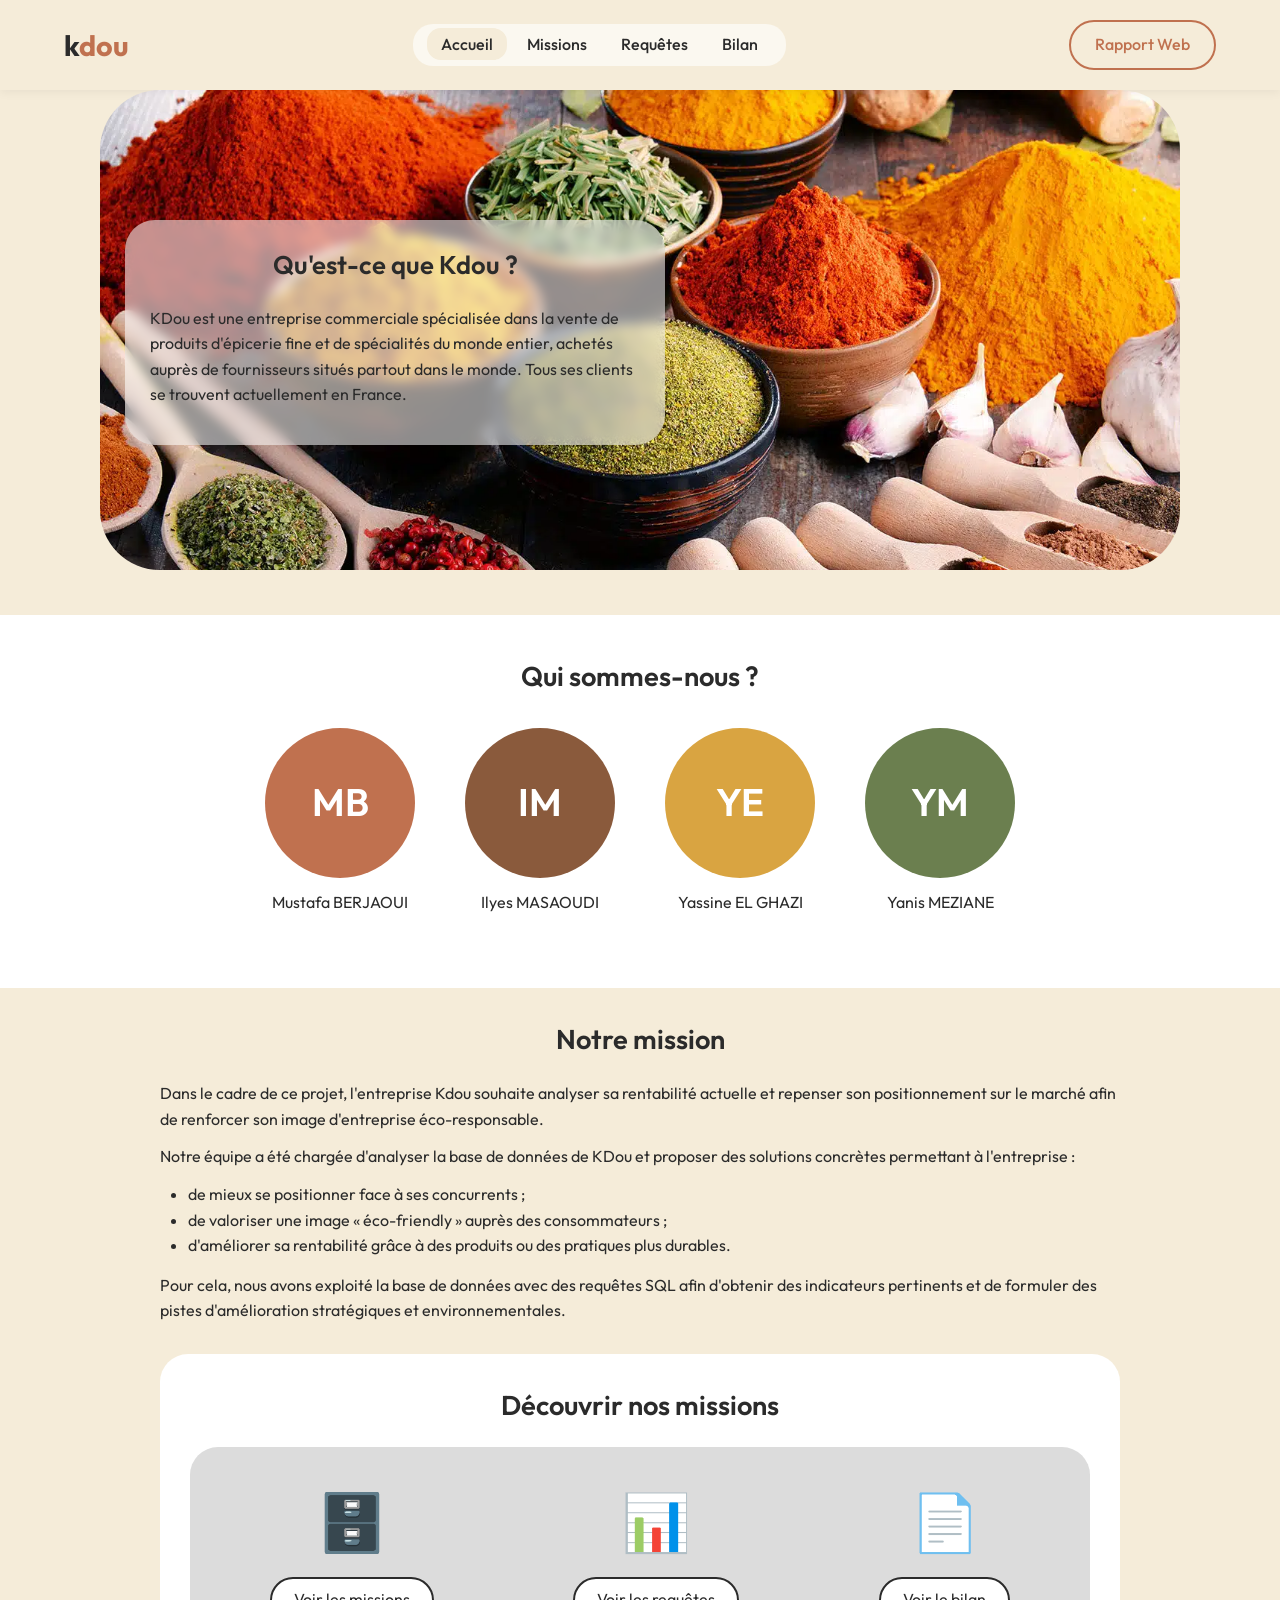
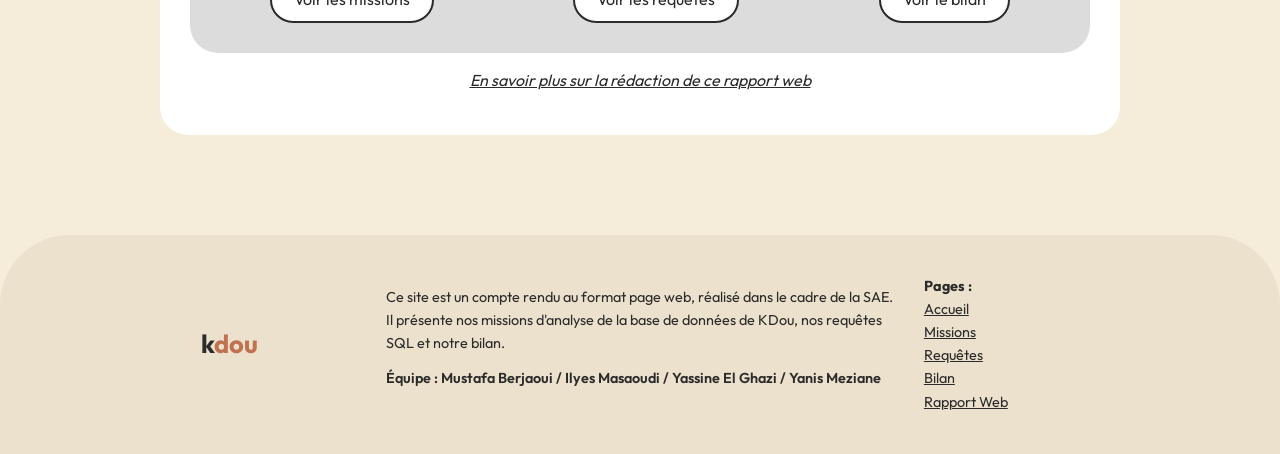
<file: index.html>
<!DOCTYPE html>
<html lang="fr">
<head>
    <meta charset="UTF-8">
    <meta name="viewport" content="width=device-width, initial-scale=1.0">
    <link rel="preconnect" href="https://fonts.googleapis.com">
    <link href="https://fonts.googleapis.com/css2?family=Outfit:wght@300;400;500;600;700&family=Bebas+Neue&display=swap" rel="stylesheet">
    <link rel="stylesheet" href="style.css">
    <title>KDou - Accueil</title>
</head>
<body>
    <header class="en-tete">
        <a class="logo" href="index.html">k<span>dou</span></a>
        <nav class="navigation">
            <ul>
                <li><a class="actif" href="index.html">Accueil</a></li>
                <li><a href="missions.html">Missions</a></li>
                <li><a href="requetes.html">Requêtes</a></li>
                <li><a href="bilan.html">Bilan</a></li>
            </ul>
        </nav>
        <a class="bouton-rapport" href="rapport-web.html">Rapport Web</a>
    </header>

    <main>
        <section class="hero">
            <div class="hero-texte">
                <h2>Qu'est-ce que Kdou ?</h2>
                <p>KDou est une entreprise commerciale spécialisée dans la vente de produits d'épicerie fine et de spécialités du monde entier, achetés auprès de fournisseurs situés partout dans le monde. Tous ses clients se trouvent actuellement en France.</p>
            </div>
        </section>

        <section class="section-blanche">
            <h2>Qui sommes-nous ?</h2>
            <div class="equipe">
                <div class="membre">
                    <div class="avatar">MB</div>
                    <p>Mustafa BERJAOUI</p>
                </div>
                <div class="membre">
                    <div class="avatar">IM</div>
                    <p>Ilyes MASAOUDI</p>
                </div>
                <div class="membre">
                    <div class="avatar">YE</div>
                    <p>Yassine EL GHAZI</p>
                </div>
                <div class="membre">
                    <div class="avatar">YM</div>
                    <p>Yanis MEZIANE</p>
                </div>
            </div>
        </section>

        <section class="conteneur">
            <h2>Notre mission</h2>
            <p>Dans le cadre de ce projet, l'entreprise Kdou souhaite analyser sa rentabilité actuelle et repenser son positionnement sur le marché afin de renforcer son image d'entreprise éco-responsable.</p>
            <p>Notre équipe a été chargée d'analyser la base de données de KDou et proposer des solutions concrètes permettant à l'entreprise :</p>
            <ul class="liste">
                <li>de mieux se positionner face à ses concurrents ;</li>
                <li>de valoriser une image « éco-friendly » auprès des consommateurs ;</li>
                <li>d'améliorer sa rentabilité grâce à des produits ou des pratiques plus durables.</li>
            </ul>
            <p>Pour cela, nous avons exploité la base de données avec des requêtes SQL afin d'obtenir des indicateurs pertinents et de formuler des pistes d'amélioration stratégiques et environnementales.</p>

            <div class="decouvrir">
                <h2>Découvrir nos missions</h2>
                <div class="decouvrir-boite">
                    <div>
                        <span class="icone">🗄️</span>
                        <a class="bouton" href="missions.html">Voir les missions</a>
                    </div>
                    <div>
                        <span class="icone">📊</span>
                        <a class="bouton" href="requetes.html">Voir les requêtes</a>
                    </div>
                    <div>
                        <span class="icone">📄</span>
                        <a class="bouton" href="bilan.html">Voir le bilan</a>
                    </div>
                </div>
                <p><em><a href="rapport-web.html">En savoir plus sur la rédaction de ce rapport web</a></em></p>
            </div>
        </section>
    </main>

    <footer class="bas-de-page">
        <a class="logo" href="index.html">k<span>dou</span></a>
        <div>
            <p>Ce site est un compte rendu au format page web, réalisé dans le cadre de la SAE. Il présente nos missions d'analyse de la base de données de KDou, nos requêtes SQL et notre bilan.</p>
            <p class="credit">Équipe : Mustafa Berjaoui / Ilyes Masaoudi / Yassine El Ghazi / Yanis Meziane</p>
        </div>
        <div>
            <strong>Pages :</strong>
            <ul>
                <li><a href="index.html">Accueil</a></li>
                <li><a href="missions.html">Missions</a></li>
                <li><a href="requetes.html">Requêtes</a></li>
                <li><a href="bilan.html">Bilan</a></li>
                <li><a href="rapport-web.html">Rapport Web</a></li>
            </ul>
        </div>
    </footer>
</body>
</html>
</file>
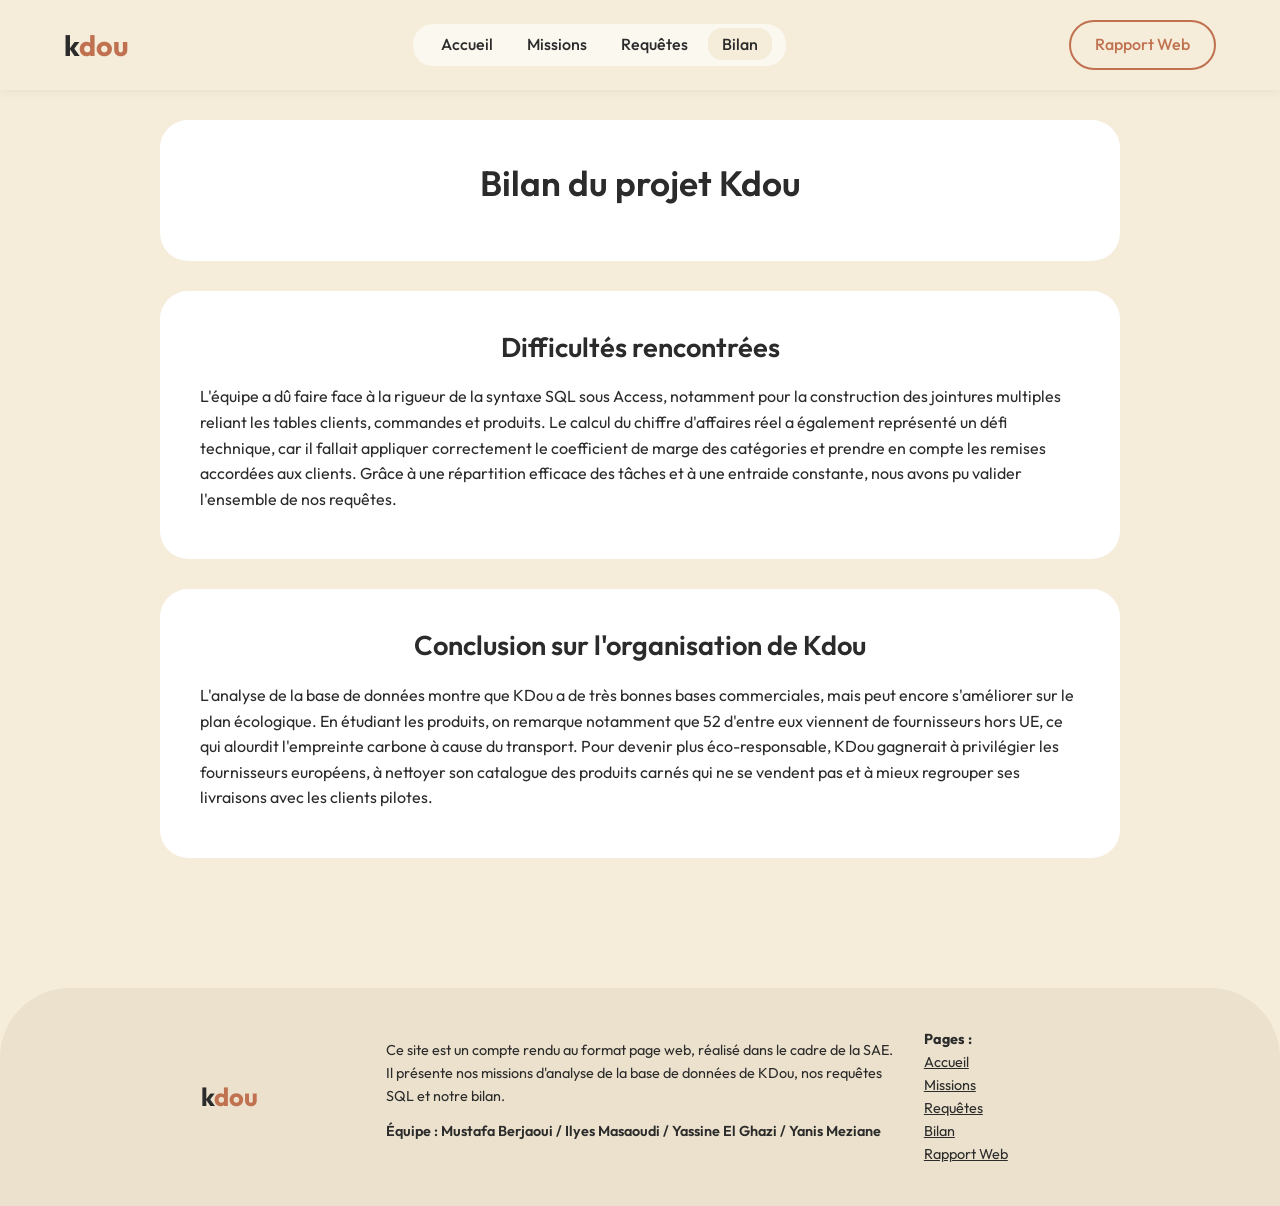
<file: bilan.html>
<!DOCTYPE html>
<html lang="fr">
<head>
    <meta charset="UTF-8">
    <meta name="viewport" content="width=device-width, initial-scale=1.0">
    <link rel="preconnect" href="https://fonts.googleapis.com">
    <link href="https://fonts.googleapis.com/css2?family=Outfit:wght@300;400;500;600;700&family=Bebas+Neue&display=swap" rel="stylesheet">
    <link rel="stylesheet" href="style.css">
    <title>KDou - Bilan</title>
</head>
<body>
    <header class="en-tete">
        <a class="logo" href="index.html">k<span>dou</span></a>
        <nav class="navigation">
            <ul>
                <li><a href="index.html">Accueil</a></li>
                <li><a href="missions.html">Missions</a></li>
                <li><a href="requetes.html">Requêtes</a></li>
                <li><a class="actif" href="bilan.html">Bilan</a></li>
            </ul>
        </nav>
        <a class="bouton-rapport" href="rapport-web.html">Rapport Web</a>
    </header>

    <main class="conteneur">
        <div class="carte">
            <h1>Bilan du projet Kdou</h1>
        </div>

        <div class="carte">
            <h2>Difficultés rencontrées</h2>
            <p>L'équipe a dû faire face à la rigueur de la syntaxe SQL sous Access, notamment pour la construction des jointures multiples reliant les tables clients, commandes et produits. Le calcul du chiffre d'affaires réel a également représenté un défi technique, car il fallait appliquer correctement le coefficient de marge des catégories et prendre en compte les remises accordées aux clients. Grâce à une répartition efficace des tâches et à une entraide constante, nous avons pu valider l'ensemble de nos requêtes.</p>
        </div>

        <div class="carte">
            <h2>Conclusion sur l'organisation de Kdou</h2>
            <p>L'analyse de la base de données montre que KDou a de très bonnes bases commerciales, mais peut encore s'améliorer sur le plan écologique. En étudiant les produits, on remarque notamment que 52 d'entre eux viennent de fournisseurs hors UE, ce qui alourdit l'empreinte carbone à cause du transport. Pour devenir plus éco-responsable, KDou gagnerait à privilégier les fournisseurs européens, à nettoyer son catalogue des produits carnés qui ne se vendent pas et à mieux regrouper ses livraisons avec les clients pilotes.</p>
        </div>
    </main>

    <footer class="bas-de-page">
        <a class="logo" href="index.html">k<span>dou</span></a>
        <div>
            <p>Ce site est un compte rendu au format page web, réalisé dans le cadre de la SAE. Il présente nos missions d'analyse de la base de données de KDou, nos requêtes SQL et notre bilan.</p>
            <p class="credit">Équipe : Mustafa Berjaoui / Ilyes Masaoudi / Yassine El Ghazi / Yanis Meziane</p>
        </div>
        <div>
            <strong>Pages :</strong>
            <ul>
                <li><a href="index.html">Accueil</a></li>
                <li><a href="missions.html">Missions</a></li>
                <li><a href="requetes.html">Requêtes</a></li>
                <li><a href="bilan.html">Bilan</a></li>
                <li><a href="rapport-web.html">Rapport Web</a></li>
            </ul>
        </div>
    </footer>
</body>
</html>
</file>
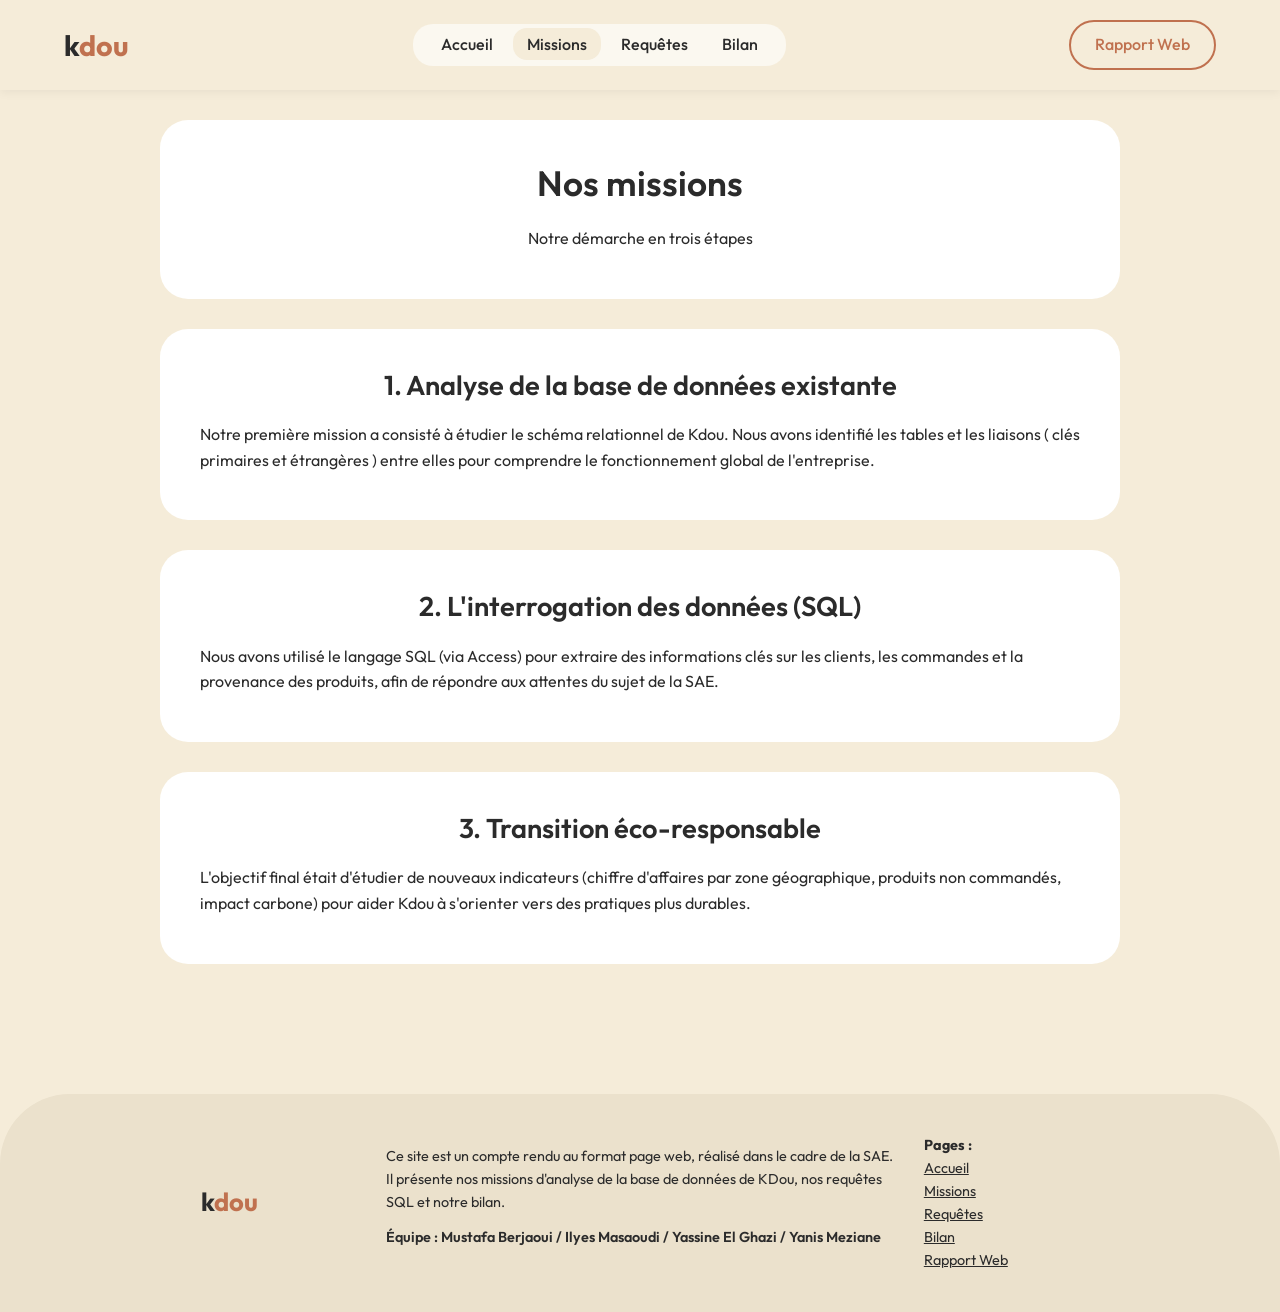
<file: missions.html>
<!DOCTYPE html>
<html lang="fr">
<head>
    <meta charset="UTF-8">
    <meta name="viewport" content="width=device-width, initial-scale=1.0">
    <link rel="preconnect" href="https://fonts.googleapis.com">
    <link href="https://fonts.googleapis.com/css2?family=Outfit:wght@300;400;500;600;700&family=Bebas+Neue&display=swap" rel="stylesheet">
    <link rel="stylesheet" href="style.css">
    <title>KDou - Missions</title>
</head>
<body>
    <header class="en-tete">
        <a class="logo" href="index.html">k<span>dou</span></a>
        <nav class="navigation">
            <ul>
                <li><a href="index.html">Accueil</a></li>
                <li><a class="actif" href="missions.html">Missions</a></li>
                <li><a href="requetes.html">Requêtes</a></li>
                <li><a href="bilan.html">Bilan</a></li>
            </ul>
        </nav>
        <a class="bouton-rapport" href="rapport-web.html">Rapport Web</a>
    </header>

    <main class="conteneur">
        <div class="carte">
            <h1>Nos missions</h1>
            <p style="text-align:center">Notre démarche en trois étapes</p>
        </div>

        <div class="carte">
            <h2>1. Analyse de la base de données existante</h2>
            <p>Notre première mission a consisté à étudier le schéma relationnel de Kdou. Nous avons identifié les tables et les liaisons ( clés primaires et étrangères ) entre elles pour comprendre le fonctionnement global de l'entreprise.</p>
        </div>

        <div class="carte">
            <h2>2. L'interrogation des données (SQL)</h2>
            <p>Nous avons utilisé le langage SQL (via Access) pour extraire des informations clés sur les clients, les commandes et la provenance des produits, afin de répondre aux attentes du sujet de la SAE.</p>
        </div>

        <div class="carte">
            <h2>3. Transition éco-responsable</h2>
            <p>L'objectif final était d'étudier de nouveaux indicateurs (chiffre d'affaires par zone géographique, produits non commandés, impact carbone) pour aider Kdou à s'orienter vers des pratiques plus durables.</p>
        </div>
    </main>

    <footer class="bas-de-page">
        <a class="logo" href="index.html">k<span>dou</span></a>
        <div>
            <p>Ce site est un compte rendu au format page web, réalisé dans le cadre de la SAE. Il présente nos missions d'analyse de la base de données de KDou, nos requêtes SQL et notre bilan.</p>
            <p class="credit">Équipe : Mustafa Berjaoui / Ilyes Masaoudi / Yassine El Ghazi / Yanis Meziane</p>
        </div>
        <div>
            <strong>Pages :</strong>
            <ul>
                <li><a href="index.html">Accueil</a></li>
                <li><a href="missions.html">Missions</a></li>
                <li><a href="requetes.html">Requêtes</a></li>
                <li><a href="bilan.html">Bilan</a></li>
                <li><a href="rapport-web.html">Rapport Web</a></li>
            </ul>
        </div>
    </footer>
</body>
</html>
</file>
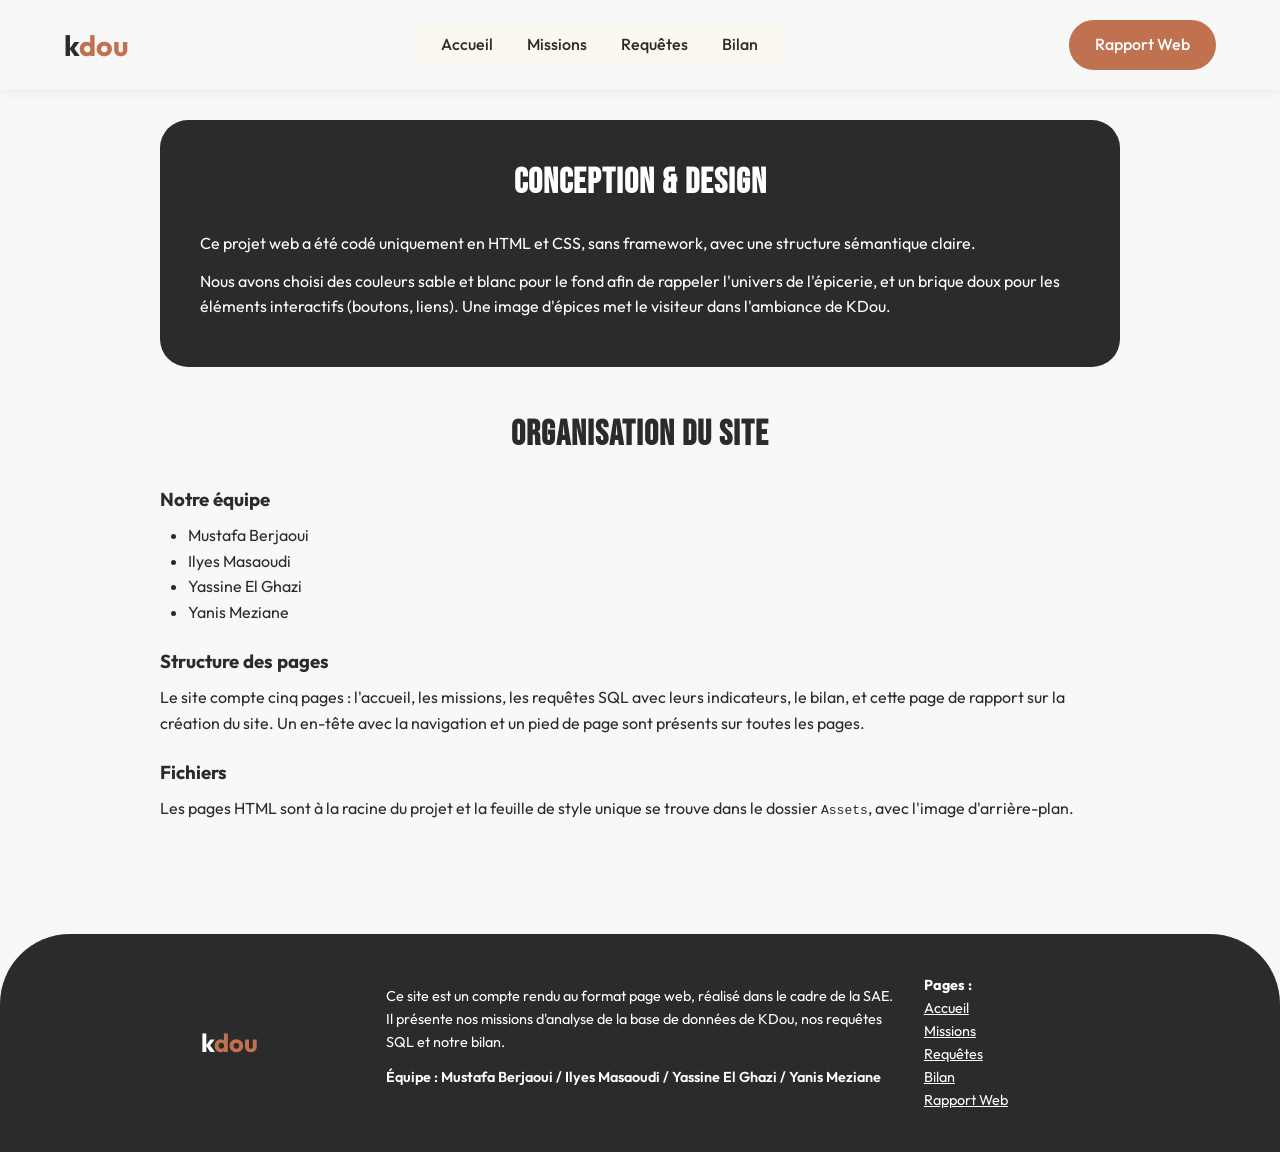
<file: rapport-web.html>
<!DOCTYPE html>
<html lang="fr">
<head>
    <meta charset="UTF-8">
    <meta name="viewport" content="width=device-width, initial-scale=1.0">
    <link rel="preconnect" href="https://fonts.googleapis.com">
    <link href="https://fonts.googleapis.com/css2?family=Outfit:wght@300;400;500;600;700&family=Bebas+Neue&display=swap" rel="stylesheet">
    <link rel="stylesheet" href="style.css">
    <title>KDou - Rapport Web</title>
</head>
<body class="rapport">
    <header class="en-tete">
        <a class="logo" href="index.html">k<span>dou</span></a>
        <nav class="navigation">
            <ul>
                <li><a href="index.html">Accueil</a></li>
                <li><a href="missions.html">Missions</a></li>
                <li><a href="requetes.html">Requêtes</a></li>
                <li><a href="bilan.html">Bilan</a></li>
            </ul>
        </nav>
        <a class="bouton-rapport actif" href="rapport-web.html">Rapport Web</a>
    </header>

    <main class="conteneur">
        <div class="carte-noire">
            <h2>Conception &amp; design</h2>
            <p>Ce projet web a été codé uniquement en HTML et CSS, sans framework, avec une structure sémantique claire.</p>
            <p>Nous avons choisi des couleurs sable et blanc pour le fond afin de rappeler l'univers de l'épicerie, et un brique doux pour les éléments interactifs (boutons, liens). Une image d'épices met le visiteur dans l'ambiance de KDou.</p>
        </div>

        <h2>Organisation du site</h2>
        <h3>Notre équipe</h3>
        <ul class="liste">
            <li>Mustafa Berjaoui</li>
            <li>Ilyes Masaoudi</li>
            <li>Yassine El Ghazi</li>
            <li>Yanis Meziane</li>
        </ul>

        <h3>Structure des pages</h3>
        <p>Le site compte cinq pages : l'accueil, les missions, les requêtes SQL avec leurs indicateurs, le bilan, et cette page de rapport sur la création du site. Un en-tête avec la navigation et un pied de page sont présents sur toutes les pages.</p>

        <h3>Fichiers</h3>
        <p>Les pages HTML sont à la racine du projet et la feuille de style unique se trouve dans le dossier <code>Assets</code>, avec l'image d'arrière-plan.</p>

    </main>

    <footer class="bas-de-page">
        <a class="logo" href="index.html">k<span>dou</span></a>
        <div>
            <p>Ce site est un compte rendu au format page web, réalisé dans le cadre de la SAE. Il présente nos missions d'analyse de la base de données de KDou, nos requêtes SQL et notre bilan.</p>
            <p class="credit">Équipe : Mustafa Berjaoui / Ilyes Masaoudi / Yassine El Ghazi / Yanis Meziane</p>
        </div>
        <div>
            <strong>Pages :</strong>
            <ul>
                <li><a href="index.html">Accueil</a></li>
                <li><a href="missions.html">Missions</a></li>
                <li><a href="requetes.html">Requêtes</a></li>
                <li><a href="bilan.html">Bilan</a></li>
                <li><a href="rapport-web.html">Rapport Web</a></li>
            </ul>
        </div>
    </footer>
</body>
</html>
</file>
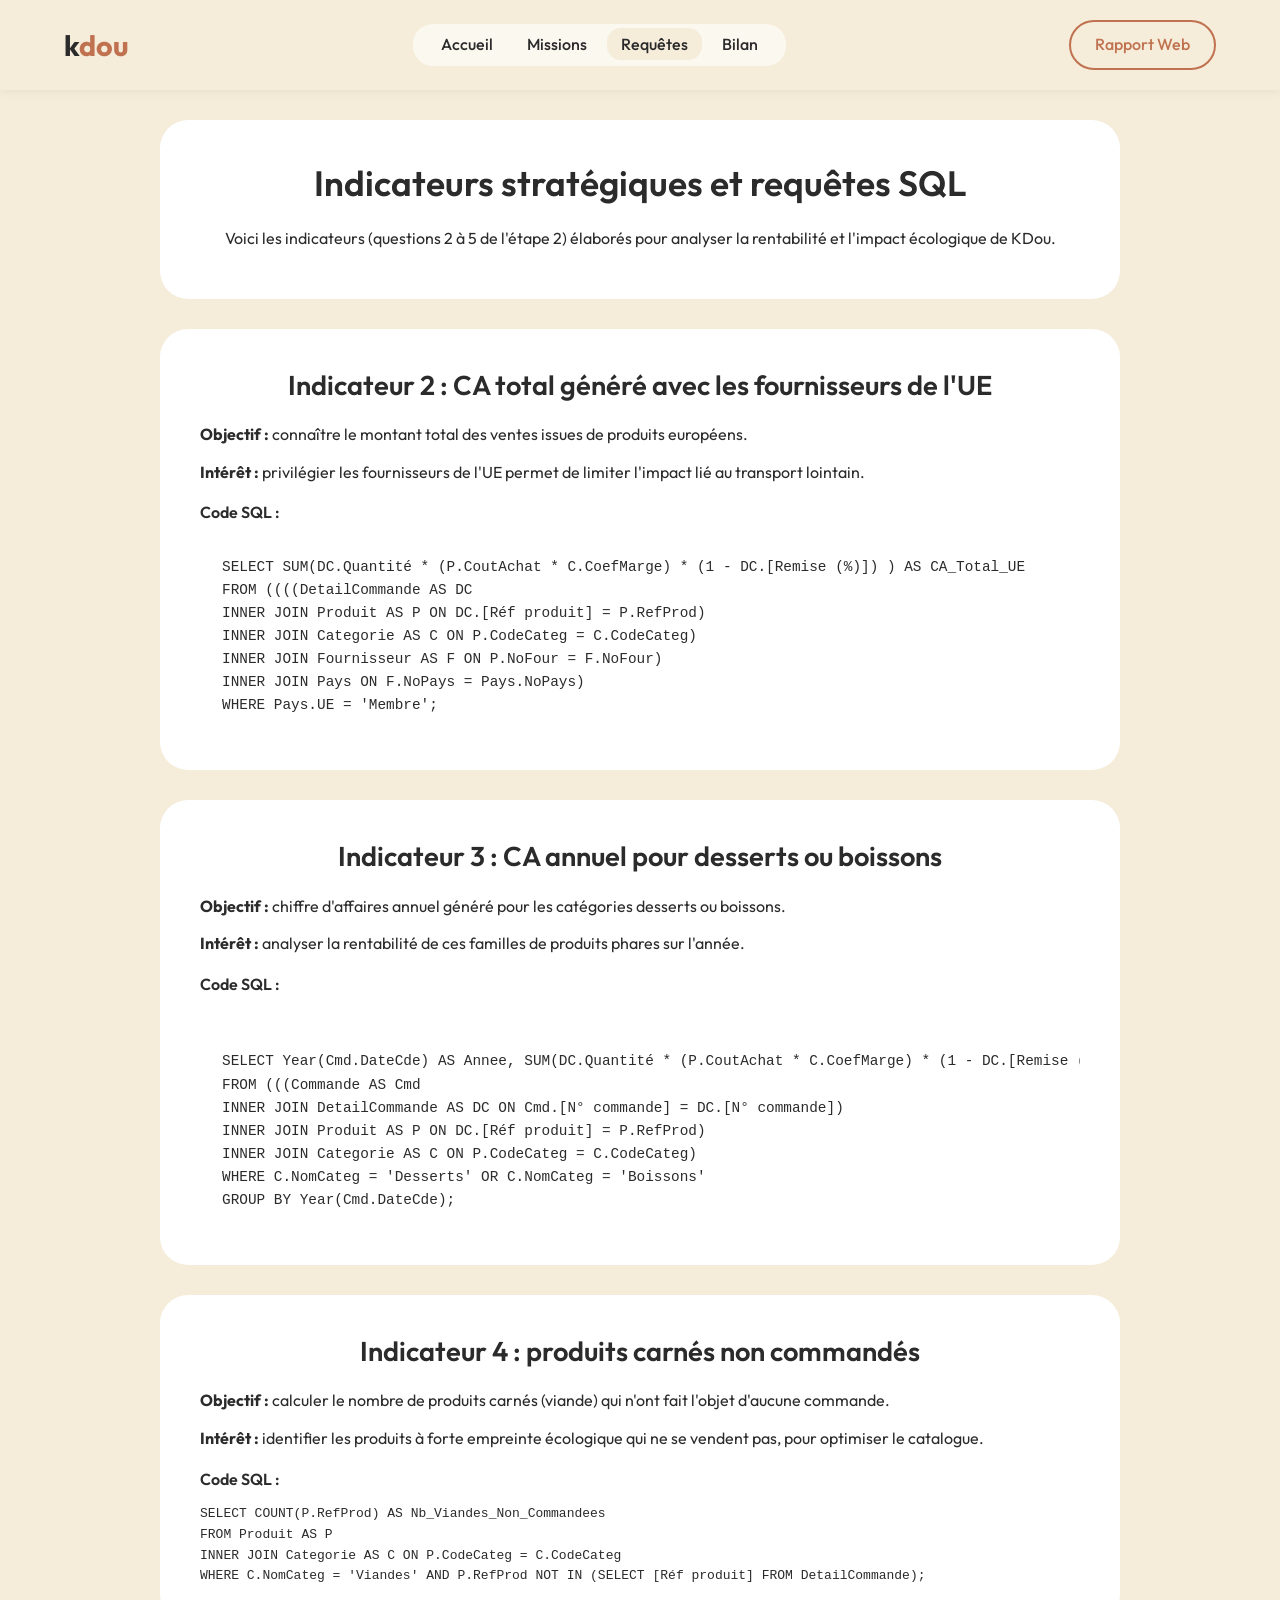
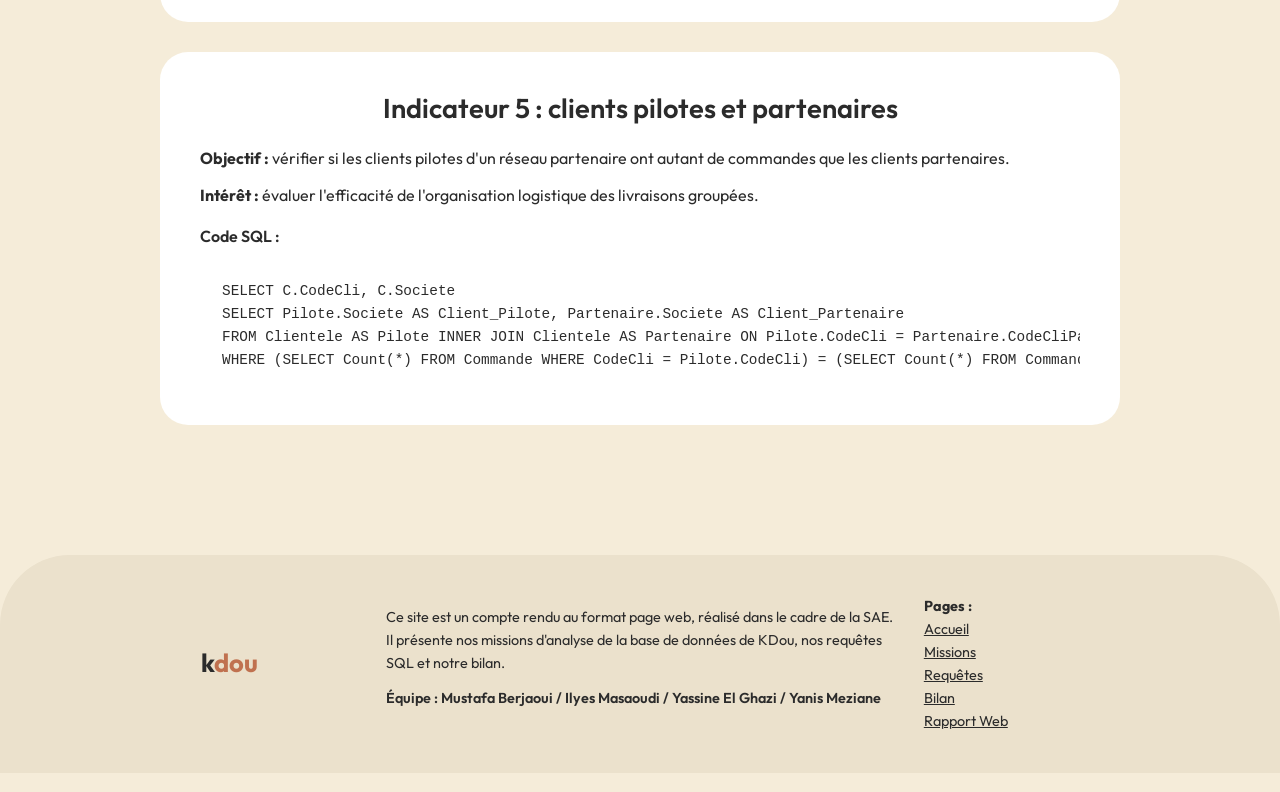
<file: requetes.html>
<!DOCTYPE html>
<html lang="fr">
<head>
    <meta charset="UTF-8">
    <meta name="viewport" content="width=device-width, initial-scale=1.0">
    <link rel="preconnect" href="https://fonts.googleapis.com">
    <link href="https://fonts.googleapis.com/css2?family=Outfit:wght@300;400;500;600;700&family=Bebas+Neue&display=swap" rel="stylesheet">
    <link rel="stylesheet" href="style.css">
    <title>KDou - Requêtes &amp; Indicateurs</title>
</head>
<body>
    <header class="en-tete">
        <a class="logo" href="index.html">k<span>dou</span></a>
        <nav class="navigation">
            <ul>
                <li><a href="index.html">Accueil</a></li>
                <li><a href="missions.html">Missions</a></li>
                <li><a class="actif" href="requetes.html">Requêtes</a></li>
                <li><a href="bilan.html">Bilan</a></li>
            </ul>
        </nav>
        <a class="bouton-rapport" href="rapport-web.html">Rapport Web</a>
    </header>

    <main class="conteneur">
        <div class="carte">
            <h1>Indicateurs stratégiques et requêtes SQL</h1>
            <p style="text-align:center">Voici les indicateurs (questions 2 à 5 de l'étape 2) élaborés pour analyser la rentabilité et l'impact écologique de KDou.</p>
        </div>

        <div class="carte">
            <h2>Indicateur 2 : CA total généré avec les fournisseurs de l'UE</h2>
            <p><strong>Objectif :</strong> connaître le montant total des ventes issues de produits européens.</p>
            <p><strong>Intérêt :</strong> privilégier les fournisseurs de l'UE permet de limiter l'impact lié au transport lointain.</p>
            </table>
            <div class="bloc-sql">
                <p class="etiquette">Code SQL :</p>
                <pre><code>SELECT SUM(DC.Quantité * (P.CoutAchat * C.CoefMarge) * (1 - DC.[Remise (%)]) ) AS CA_Total_UE
FROM ((((DetailCommande AS DC
INNER JOIN Produit AS P ON DC.[Réf produit] = P.RefProd)
INNER JOIN Categorie AS C ON P.CodeCateg = C.CodeCateg)
INNER JOIN Fournisseur AS F ON P.NoFour = F.NoFour)
INNER JOIN Pays ON F.NoPays = Pays.NoPays)
WHERE Pays.UE = 'Membre';</code></pre>
            </div>
        </div>

        <div class="carte">
            <h2>Indicateur 3 : CA annuel pour desserts ou boissons</h2>
            <p><strong>Objectif :</strong> chiffre d'affaires annuel généré pour les catégories desserts ou boissons.</p>
            <p><strong>Intérêt :</strong> analyser la rentabilité de ces familles de produits phares sur l'année.</p>
            <div class="bloc-sql">
                <p class="etiquette">Code SQL :</p>
                <pre><code>
SELECT Year(Cmd.DateCde) AS Annee, SUM(DC.Quantité * (P.CoutAchat * C.CoefMarge) * (1 - DC.[Remise (%)]) ) AS CA_Annuel
FROM (((Commande AS Cmd
INNER JOIN DetailCommande AS DC ON Cmd.[N° commande] = DC.[N° commande])
INNER JOIN Produit AS P ON DC.[Réf produit] = P.RefProd)
INNER JOIN Categorie AS C ON P.CodeCateg = C.CodeCateg)
WHERE C.NomCateg = 'Desserts' OR C.NomCateg = 'Boissons'
GROUP BY Year(Cmd.DateCde);</code></pre>
            </div>
        </div>

        <div class="carte">
            <h2>Indicateur 4 : produits carnés non commandés</h2>
            <p><strong>Objectif :</strong> calculer le nombre de produits carnés (viande) qui n'ont fait l'objet d'aucune commande.</p>
            <p><strong>Intérêt :</strong> identifier les produits à forte empreinte écologique qui ne se vendent pas, pour optimiser le catalogue.</p>
            <div class="bloc-sql"></div>  
                <p class="etiquette">Code SQL :</p>
                <pre><code>SELECT COUNT(P.RefProd) AS Nb_Viandes_Non_Commandees
FROM Produit AS P
INNER JOIN Categorie AS C ON P.CodeCateg = C.CodeCateg
WHERE C.NomCateg = 'Viandes' AND P.RefProd NOT IN (SELECT [Réf produit] FROM DetailCommande);</code></pre>
            </div>
        </div>

        <div class="carte">
            <h2>Indicateur 5 : clients pilotes et partenaires</h2>
            <p><strong>Objectif :</strong> vérifier si les clients pilotes d'un réseau partenaire ont autant de commandes que les clients partenaires.</p>
            <p><strong>Intérêt :</strong> évaluer l'efficacité de l'organisation logistique des livraisons groupées.</p>
            <div class="bloc-sql">
                <p class="etiquette">Code SQL :</p>
                <pre><code>SELECT C.CodeCli, C.Societe
SELECT Pilote.Societe AS Client_Pilote, Partenaire.Societe AS Client_Partenaire
FROM Clientele AS Pilote INNER JOIN Clientele AS Partenaire ON Pilote.CodeCli = Partenaire.CodeCliPart
WHERE (SELECT Count(*) FROM Commande WHERE CodeCli = Pilote.CodeCli) = (SELECT Count(*) FROM Commande WHERE CodeCli = Partenaire.CodeCli);</code></pre>
            </div>
        </div>
    </main>

    <footer class="bas-de-page">
        <a class="logo" href="index.html">k<span>dou</span></a>
        <div>
            <p>Ce site est un compte rendu au format page web, réalisé dans le cadre de la SAE. Il présente nos missions d'analyse de la base de données de KDou, nos requêtes SQL et notre bilan.</p>
            <p class="credit">Équipe : Mustafa Berjaoui / Ilyes Masaoudi / Yassine El Ghazi / Yanis Meziane</p>
        </div>
        <div>
            <strong>Pages :</strong>
            <ul>
                <li><a href="index.html">Accueil</a></li>
                <li><a href="missions.html">Missions</a></li>
                <li><a href="requetes.html">Requêtes</a></li>
                <li><a href="bilan.html">Bilan</a></li>
                <li><a href="rapport-web.html">Rapport Web</a></li>
            </ul>
        </div>
    </footer>
</body>
</html>
</file>
<file: style.css>
:root {
    --sable: #f5ecd9;
    --sable-fonce: #ebe1cc;
    --blanc: #ffffff;
    --texte: #2b2b2b;
    --brique: #c0714f;
    --brique-fonce: #a85a3a;
    --rayon: 28px;
}

* { margin: 0; padding: 0; box-sizing: border-box; }

body {
    font-family: "Outfit", Arial, sans-serif;
    background: var(--sable);
    color: var(--texte);
    line-height: 1.6;
    min-height: 100vh;
    display: flex;
    flex-direction: column;
}

a { color: inherit; }

.en-tete {
    display: flex;
    align-items: center;
    justify-content: space-between;
    padding: 20px 5%;
    position: sticky;
    top: 0;
    background: var(--sable);
    z-index: 100;
    box-shadow: 0 2px 10px rgba(0, 0, 0, 0.06);
}

.logo {
    font-size: 1.8rem;
    font-weight: 700;
    text-decoration: none;
}
.logo span { color: var(--brique); }

.navigation ul {
    display: flex;
    list-style: none;
    gap: 6px;
    background: #fbf8f0;
    padding: 8px 14px;
    border-radius: 20px;
}
.navigation a {
    text-decoration: none;
    padding: 6px 14px;
    border-radius: 14px;
    font-weight: 500;
    transition: background 0.2s;
}
.navigation a:hover,
.navigation a.actif { background: var(--sable); }

.bouton-rapport {
    text-decoration: none;
    padding: 10px 24px;
    border-radius: 30px;
    border: 2px solid var(--brique);
    color: var(--brique);
    font-weight: 500;
    transition: all 0.2s;
}
.bouton-rapport:hover,
.bouton-rapport.actif { background: var(--brique); color: #fff; }

main { flex: 1; }

.conteneur {
    max-width: 1000px;
    margin: 0 auto;
    padding: 30px 20px 50px;
}

h1, h2 { font-weight: 600; text-align: center; margin-bottom: 20px; }
h1 { font-size: 2.2rem; }
h2 { font-size: 1.7rem; }
p { margin-bottom: 12px; }
ul.liste { margin: 0 0 14px 28px; }


.carte {
    background: var(--blanc);
    border-radius: var(--rayon);
    padding: 35px 40px;
    margin-bottom: 30px;
}
.carte h1, .carte h2 { margin-bottom: 15px; }


.hero {
    position: relative;
    max-width: 1080px;
    margin: 0 auto;
    height: 480px;
    border-radius: 60px;
    overflow: hidden;
    background: #7a4b2a url("epices.webp") center / cover;
}
.hero-texte {
    position: absolute;
    left: 25px;
    top: 130px;
    width: 540px;
    max-width: 90%;
    background: rgba(255, 255, 255, 0.55);
    backdrop-filter: blur(6px);
    border-radius: 30px;
    padding: 25px;
}
.hero-texte h2 { font-size: 1.6rem; }

.section-blanche {
    background: var(--blanc);
    margin-top: 45px;
    padding: 40px 5% 60px;
}
.equipe {
    display: flex;
    justify-content: center;
    flex-wrap: wrap;
    gap: 50px;
    margin-top: 30px;
}
.membre { text-align: center; }
.avatar {
    width: 150px;
    height: 150px;
    border-radius: 50%;
    background: var(--brique);
    color: #fff;
    font-size: 2.4rem;
    font-weight: 600;
    display: flex;
    align-items: center;
    justify-content: center;
    margin: 0 auto 12px;
}
.membre:nth-child(2) .avatar { background: #8a5a3c; }
.membre:nth-child(3) .avatar { background: #d9a441; }
.membre:nth-child(4) .avatar { background: #6b7f4f; }

.decouvrir {
    background: var(--blanc);
    border-radius: var(--rayon);
    padding: 30px;
    margin-top: 30px;
    text-align: center;
}
.decouvrir-boite {
    background: #dcdcdc;
    border-radius: var(--rayon);
    padding: 30px 20px;
    display: flex;
    justify-content: space-around;
    flex-wrap: wrap;
    gap: 20px;
    margin-bottom: 15px;
}
.decouvrir-boite .icone { font-size: 3.5rem; display: block; margin-bottom: 10px; }
.bouton {
    display: inline-block;
    text-decoration: none;
    padding: 8px 22px;
    border: 2px solid var(--texte);
    border-radius: 30px;
    background: #fff;
    transition: all 0.2s;
}
.bouton:hover { background: var(--texte); color: #fff; }

.bloc-sql pre {
    background: var(--blanc);
    border-radius: 18px;
    padding: 18px 22px;
    overflow-x: auto;
    font-family: "Courier New", monospace;
    font-size: 0.9rem;
    margin: 8px 0 0;
}
.etiquette { font-weight: 600; margin-top: 15px; }

table.resultat {
    border-collapse: collapse;
    margin: 8px 0 18px;
    background: var(--blanc);
    border-radius: 12px;
    overflow: hidden;
    border: 1px solid #ccc;
}
table.resultat th,
table.resultat td {
    border: 1px solid #ccc;
    padding: 8px 18px;
    text-align: left;
}
table.resultat th { background: var(--sable); font-weight: 600; }

.bas-de-page {
    background: var(--sable-fonce);
    border-radius: 70px 70px 0 0;
    margin-top: 50px;
    padding: 40px 8%;
    display: grid;
    grid-template-columns: 1fr 2fr 1fr;
    gap: 30px;
    align-items: center;
    font-size: 0.9rem;
}
.bas-de-page .logo { font-size: 1.6rem; text-align: center; }
.bas-de-page ul { list-style: none; }
.bas-de-page .credit { font-weight: 600; margin-top: 8px; }

body.rapport { background: #f8f8f8; }
body.rapport .en-tete { background: #f8f8f8; }
body.rapport h1, body.rapport h2 {
    font-family: "Bebas Neue", Impact, "Arial Narrow", sans-serif;
    text-transform: uppercase;
    letter-spacing: 1px;
}
body.rapport h2 { font-size: 2.2rem; }
.carte-noire {
    background: #2b2b2b;
    color: #fff;
    border-radius: var(--rayon);
    padding: 35px 40px;
    margin-bottom: 40px;
}
.carte-noire h2 { color: #fff; }
.carte-noire a { color: #f0b390; }
body.rapport h3 { margin: 22px 0 8px; }
body.rapport .bas-de-page { background: #2b2b2b; color: #fff; border-radius: 70px 70px 0 0; }

@media (max-width: 800px) {
    .en-tete { flex-direction: column; gap: 8px; padding: 12px 5%; }
    .navigation ul { flex-wrap: wrap; justify-content: center; }
    .hero { height: 420px; border-radius: 30px; }
    .hero-texte { top: 40px; }
    .bas-de-page { grid-template-columns: 1fr; text-align: center; border-radius: 40px 40px 0 0; }
    .carte, .carte-noire { padding: 25px; }
}
</file>
